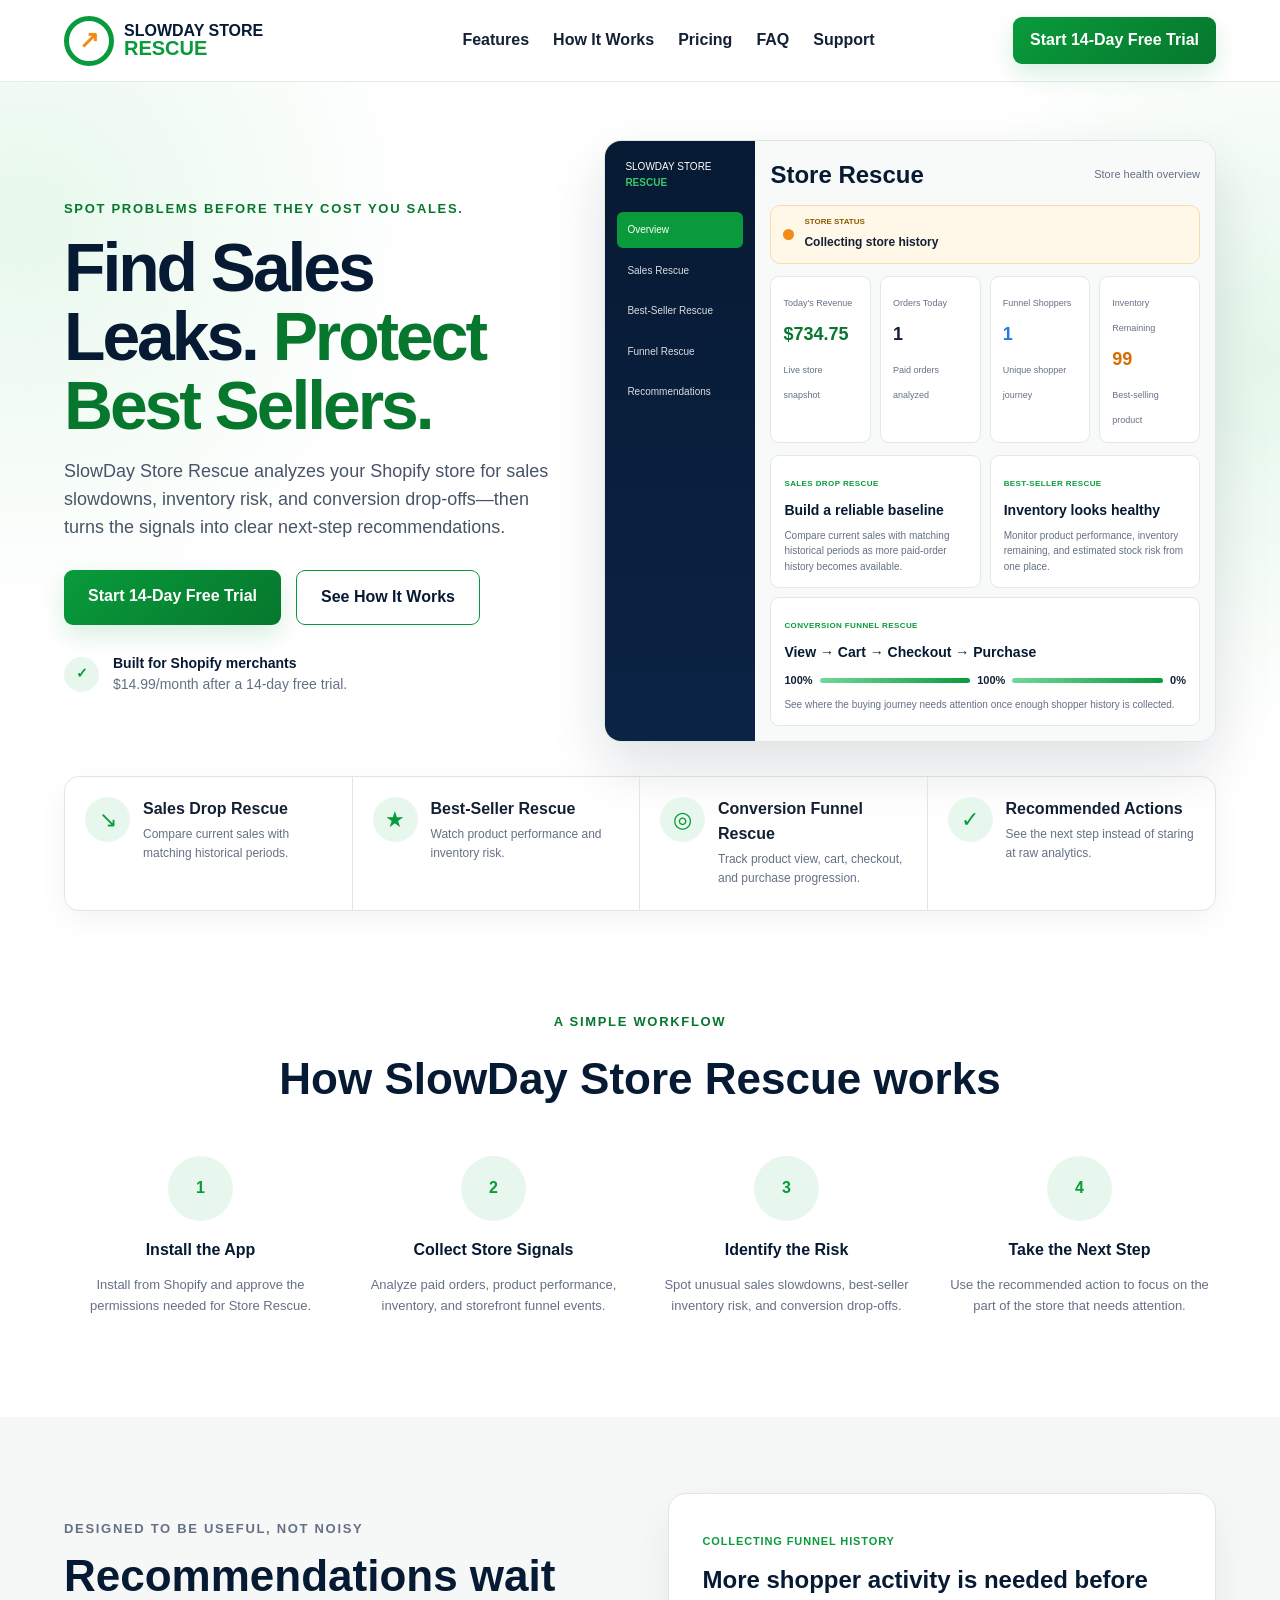
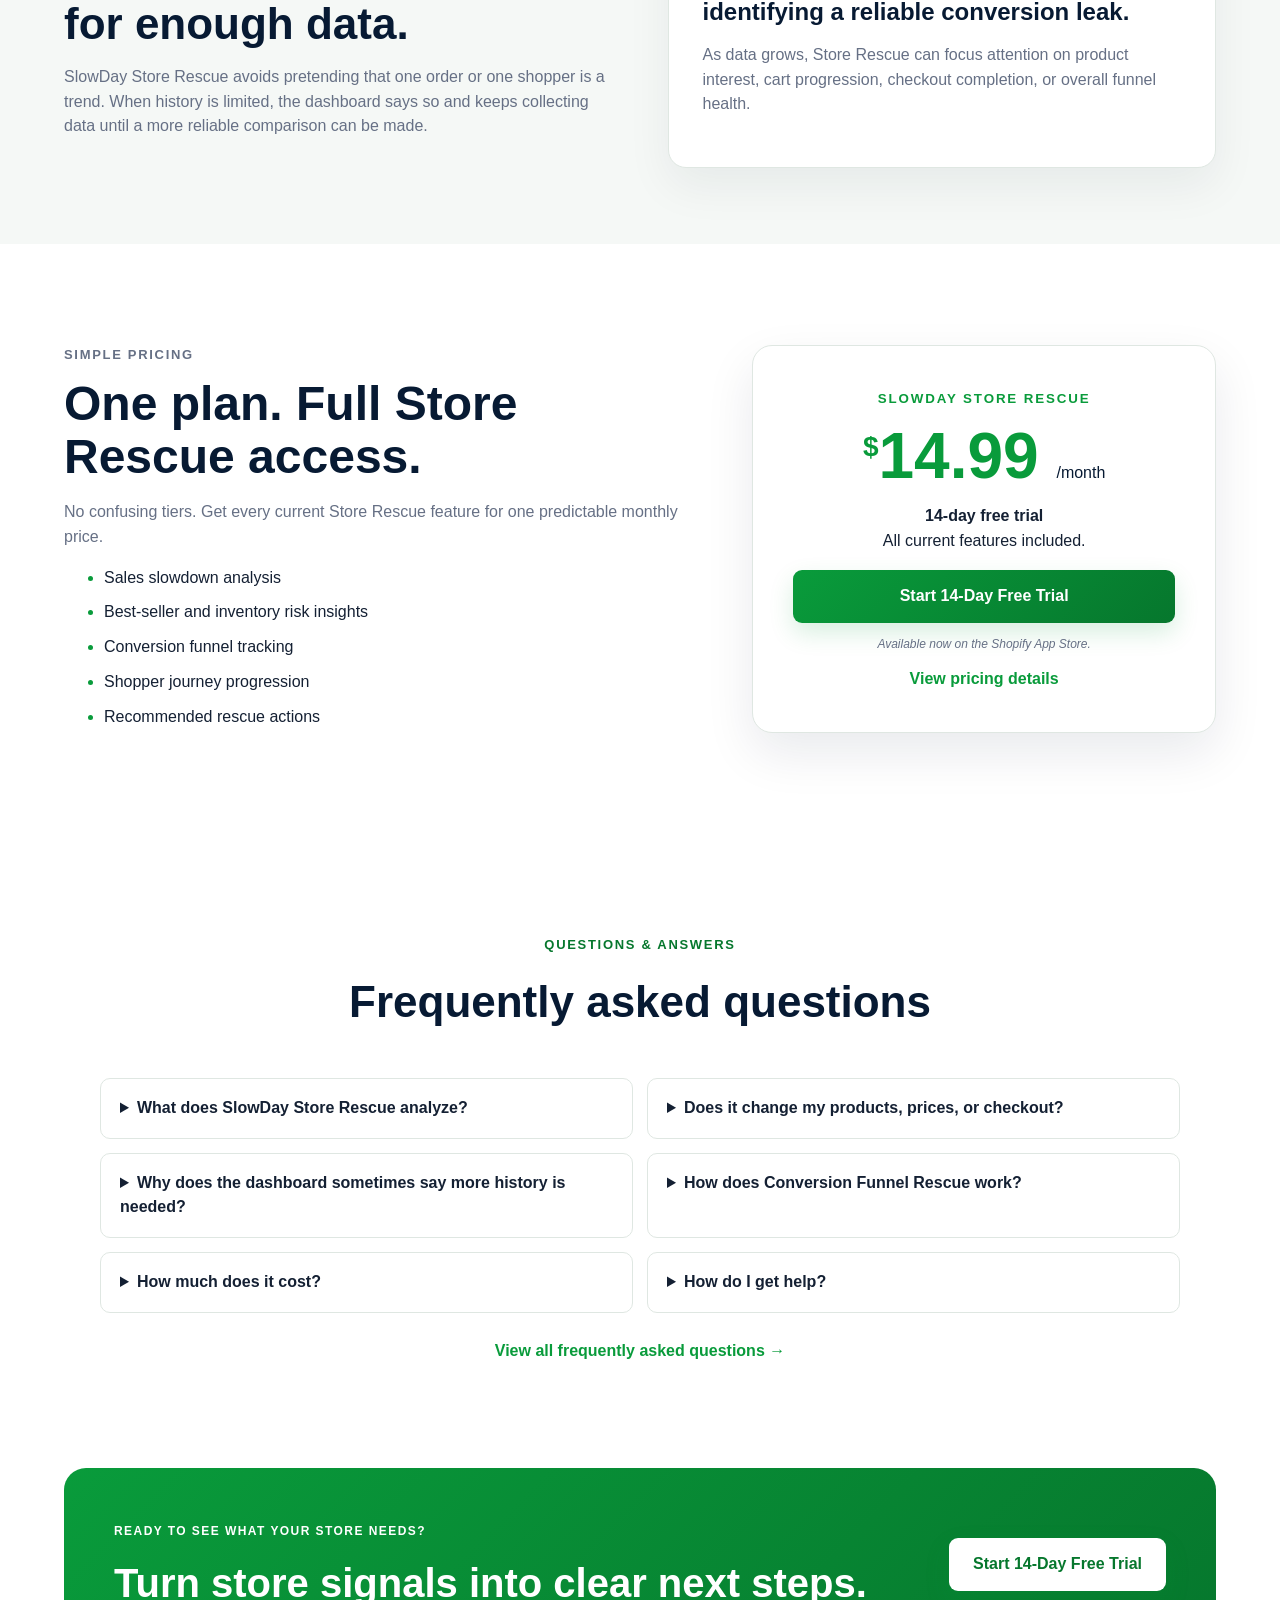
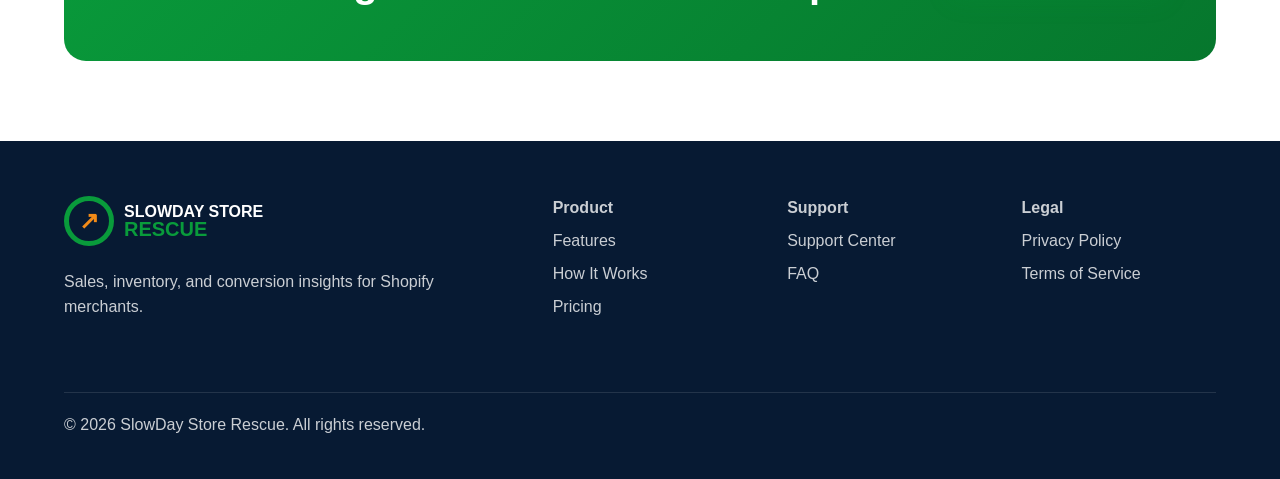
<file: index.html>
<!doctype html>
<html lang="en">
<head>
  <meta charset="utf-8">
  <meta name="viewport" content="width=device-width,initial-scale=1">
  <title>SlowDay Store Rescue | Sales, Inventory & Conversion Insights</title>
  <meta name="description" content="SlowDay Store Rescue helps Shopify merchants spot sales slowdowns, inventory risks, and conversion leaks, then see what deserves attention next.">
  <link rel="canonical" href="https://slowdayrescue.com/">
  <link rel="icon" href="favicon.svg" type="image/svg+xml">
  <link rel="stylesheet" href="styles.css">
</head>

<body>

<header class="header">
  <a class="logo" href="index.html" aria-label="SlowDay Store Rescue home">
    <span class="logo-mark">↗</span>
    <span>SLOWDAY STORE<br><b>RESCUE</b></span>
  </a>

  <button class="menu" aria-label="Open menu" aria-expanded="false">☰</button>

  <nav>
    <a href="#features">Features</a>
    <a href="#how">How It Works</a>
    <a href="pricing.html">Pricing</a>
    <a href="faq.html">FAQ</a>
    <a href="support.html">Support</a>
  </nav>

  <a
    class="btn small"
    href="https://apps.shopify.com/store-rescue"
  >
    Start 14-Day Free Trial
  </a>
</header>


<main>

<section class="hero">

  <div class="hero-copy">

    <p class="eyebrow">
      SPOT PROBLEMS BEFORE THEY COST YOU SALES.
    </p>

    <h1>
      Find Sales Leaks.
      <span>Protect Best Sellers.</span>
    </h1>

    <p class="lead">
      SlowDay Store Rescue analyzes your Shopify store for sales slowdowns,
      inventory risk, and conversion drop-offs—then turns the signals into
      clear next-step recommendations.
    </p>

    <div class="actions">
      <a
        class="btn"
        href="https://apps.shopify.com/store-rescue"
      >
        Start 14-Day Free Trial
      </a>

      <a class="btn ghost" href="#how">
        See How It Works
      </a>
    </div>

    <div class="trust-line">
      <span class="trust-dot">✓</span>

      <span>
        <strong>Built for Shopify merchants</strong><br>
        $14.99/month after a 14-day free trial.
      </span>
    </div>

  </div>


  <div
    class="dashboard"
    aria-label="Illustration of the SlowDay Store Rescue dashboard"
  >

    <aside>

      <div class="mini-logo">
        SLOWDAY STORE<br><b>RESCUE</b>
      </div>

      <a class="active">Overview</a>
      <a>Sales Rescue</a>
      <a>Best-Seller Rescue</a>
      <a>Funnel Rescue</a>
      <a>Recommendations</a>

    </aside>


    <div class="dash-main">

      <div class="dash-head">
        <h2>Store Rescue</h2>
        <span>Store health overview</span>
      </div>


      <div class="status-strip">

        <span class="status-dot"></span>

        <div>
          <small>STORE STATUS</small>
          <strong>Collecting store history</strong>
        </div>

      </div>


      <div class="metrics">

        <article>
          <small>Today's Revenue</small>
          <strong class="green">$734.75</strong>
          <em>Live store snapshot</em>
        </article>

        <article>
          <small>Orders Today</small>
          <strong>1</strong>
          <em>Paid orders analyzed</em>
        </article>

        <article>
          <small>Funnel Shoppers</small>
          <strong class="blue">1</strong>
          <em>Unique shopper journey</em>
        </article>

        <article>
          <small>Inventory Remaining</small>
          <strong class="orange">99</strong>
          <em>Best-selling product</em>
        </article>

      </div>


      <div class="rescue-grid">

        <article class="rescue-card">

          <small>SALES DROP RESCUE</small>

          <h3>Build a reliable baseline</h3>

          <p>
            Compare current sales with matching historical periods as more
            paid-order history becomes available.
          </p>

        </article>


        <article class="rescue-card">

          <small>BEST-SELLER RESCUE</small>

          <h3>Inventory looks healthy</h3>

          <p>
            Monitor product performance, inventory remaining, and estimated
            stock risk from one place.
          </p>

        </article>


        <article class="rescue-card funnel">

          <small>CONVERSION FUNNEL RESCUE</small>

          <h3>View → Cart → Checkout → Purchase</h3>

          <div class="funnel-row">
            <span>100%</span>
            <i></i>
            <span>100%</span>
            <i></i>
            <span>0%</span>
          </div>

          <p>
            See where the buying journey needs attention once enough shopper
            history is collected.
          </p>

        </article>

      </div>

    </div>

  </div>

</section>



<section class="benefits" id="features">

  <article>
    <i>↘</i>
    <div>
      <b>Sales Drop Rescue</b>
      <p>Compare current sales with matching historical periods.</p>
    </div>
  </article>

  <article>
    <i>★</i>
    <div>
      <b>Best-Seller Rescue</b>
      <p>Watch product performance and inventory risk.</p>
    </div>
  </article>

  <article>
    <i>◎</i>
    <div>
      <b>Conversion Funnel Rescue</b>
      <p>Track product view, cart, checkout, and purchase progression.</p>
    </div>
  </article>

  <article>
    <i>✓</i>
    <div>
      <b>Recommended Actions</b>
      <p>See the next step instead of staring at raw analytics.</p>
    </div>
  </article>

</section>



<section class="section" id="how">

  <p class="eyebrow center">
    A SIMPLE WORKFLOW
  </p>

  <h2 class="section-title">
    How SlowDay Store Rescue works
  </h2>


  <div class="steps four-steps">

    <article>
      <i>1</i>
      <b>Install the App</b>
      <p>
        Install from Shopify and approve the permissions needed for Store Rescue.
      </p>
    </article>

    <article>
      <i>2</i>
      <b>Collect Store Signals</b>
      <p>
        Analyze paid orders, product performance, inventory, and storefront
        funnel events.
      </p>
    </article>

    <article>
      <i>3</i>
      <b>Identify the Risk</b>
      <p>
        Spot unusual sales slowdowns, best-seller inventory risk, and
        conversion drop-offs.
      </p>
    </article>

    <article>
      <i>4</i>
      <b>Take the Next Step</b>
      <p>
        Use the recommended action to focus on the part of the store that
        needs attention.
      </p>
    </article>

  </div>

</section>



<section class="split-section">

  <div>

    <p class="eyebrow">
      DESIGNED TO BE USEFUL, NOT NOISY
    </p>

    <h2>
      Recommendations wait for enough data.
    </h2>

    <p>
      SlowDay Store Rescue avoids pretending that one order or one shopper
      is a trend. When history is limited, the dashboard says so and keeps
      collecting data until a more reliable comparison can be made.
    </p>

  </div>


  <div class="insight-card">

    <span>COLLECTING FUNNEL HISTORY</span>

    <strong>
      More shopper activity is needed before identifying a reliable
      conversion leak.
    </strong>

    <p>
      As data grows, Store Rescue can focus attention on product interest,
      cart progression, checkout completion, or overall funnel health.
    </p>

  </div>

</section>



<section class="pricing-section" id="pricing">

  <div>

    <p class="eyebrow">
      SIMPLE PRICING
    </p>

    <h2>
      One plan. Full Store Rescue access.
    </h2>

    <p>
      No confusing tiers. Get every current Store Rescue feature for one
      predictable monthly price.
    </p>

    <ul>
      <li>Sales slowdown analysis</li>
      <li>Best-seller and inventory risk insights</li>
      <li>Conversion funnel tracking</li>
      <li>Shopper journey progression</li>
      <li>Recommended rescue actions</li>
    </ul>

  </div>


  <article class="price-card">

    <small>SLOWDAY STORE RESCUE</small>

    <div>
      <sup>$</sup>14.99
      <span>/month</span>
    </div>

    <p>
      <strong>14-day free trial</strong><br>
      All current features included.
    </p>

    <a
      class="btn"
      id="installButton"
      href="https://apps.shopify.com/store-rescue"
    >
      Start 14-Day Free Trial
    </a>

    <em>
      Available now on the Shopify App Store.
    </em>

    <a class="text-link" href="pricing.html">
      View pricing details
    </a>

  </article>

</section>



<section class="section" id="faq">

  <p class="eyebrow center">
    QUESTIONS & ANSWERS
  </p>

  <h2 class="section-title">
    Frequently asked questions
  </h2>


  <div class="faqs">

    <details>
      <summary>What does SlowDay Store Rescue analyze?</summary>

      <p>
        It brings together paid-order history, product performance,
        inventory information, and storefront funnel events to surface
        sales, inventory, and conversion insights.
      </p>
    </details>


    <details>
      <summary>Does it change my products, prices, or checkout?</summary>

      <p>
        No. Store Rescue provides analysis and recommended actions.
        It does not automatically change products, inventory, pricing,
        discounts, or checkout settings.
      </p>
    </details>


    <details>
      <summary>Why does the dashboard sometimes say more history is needed?</summary>

      <p>
        Some estimates need multiple orders, selling days, or shoppers
        before a reliable conclusion can be made. Store Rescue shows a
        collection state instead of forcing an unreliable diagnosis.
      </p>
    </details>


    <details>
      <summary>How does Conversion Funnel Rescue work?</summary>

      <p>
        It measures progression from product view to cart, checkout,
        and completed purchase using a privacy-conscious hashed visitor
        key to group events from the same shopper journey.
      </p>
    </details>


    <details>
      <summary>How much does it cost?</summary>

      <p>
        SlowDay Store Rescue is $14.99 per month after a 14-day free trial.
        Billing is handled through Shopify.
      </p>
    </details>


    <details>
      <summary>How do I get help?</summary>

      <p>
        Visit the
        <a href="support.html">Support Center</a>
        or email
        <a href="mailto:support@slowdayrescue.com">
          support@slowdayrescue.com
        </a>.
      </p>
    </details>

  </div>


  <p class="center more-link">
    <a href="faq.html">
      View all frequently asked questions →
    </a>
  </p>

</section>



<section class="cta">

  <div>
    <p>READY TO SEE WHAT YOUR STORE NEEDS?</p>
    <h2>Turn store signals into clear next steps.</h2>
  </div>

  <a
    class="btn light"
    href="https://apps.shopify.com/store-rescue"
  >
    Start 14-Day Free Trial
  </a>

</section>

</main>



<footer>

  <div>

    <a
      class="logo footer-logo"
      href="index.html"
    >
      <span class="logo-mark">↗</span>

      <span>
        SLOWDAY STORE<br>
        <b>RESCUE</b>
      </span>
    </a>

    <p>
      Sales, inventory, and conversion insights for Shopify merchants.
    </p>

  </div>


  <div>
    <b>Product</b>
    <a href="#features">Features</a>
    <a href="#how">How It Works</a>
    <a href="pricing.html">Pricing</a>
  </div>


  <div>
    <b>Support</b>
    <a href="support.html">Support Center</a>
    <a href="faq.html">FAQ</a>
  </div>


  <div>
    <b>Legal</b>
    <a href="privacy.html">Privacy Policy</a>
    <a href="terms.html">Terms of Service</a>
  </div>


  <p class="copyright">
    © <span id="year"></span> SlowDay Store Rescue. All rights reserved.
  </p>

</footer>


<script src="script.js"></script>

</body>
</html>
</file>
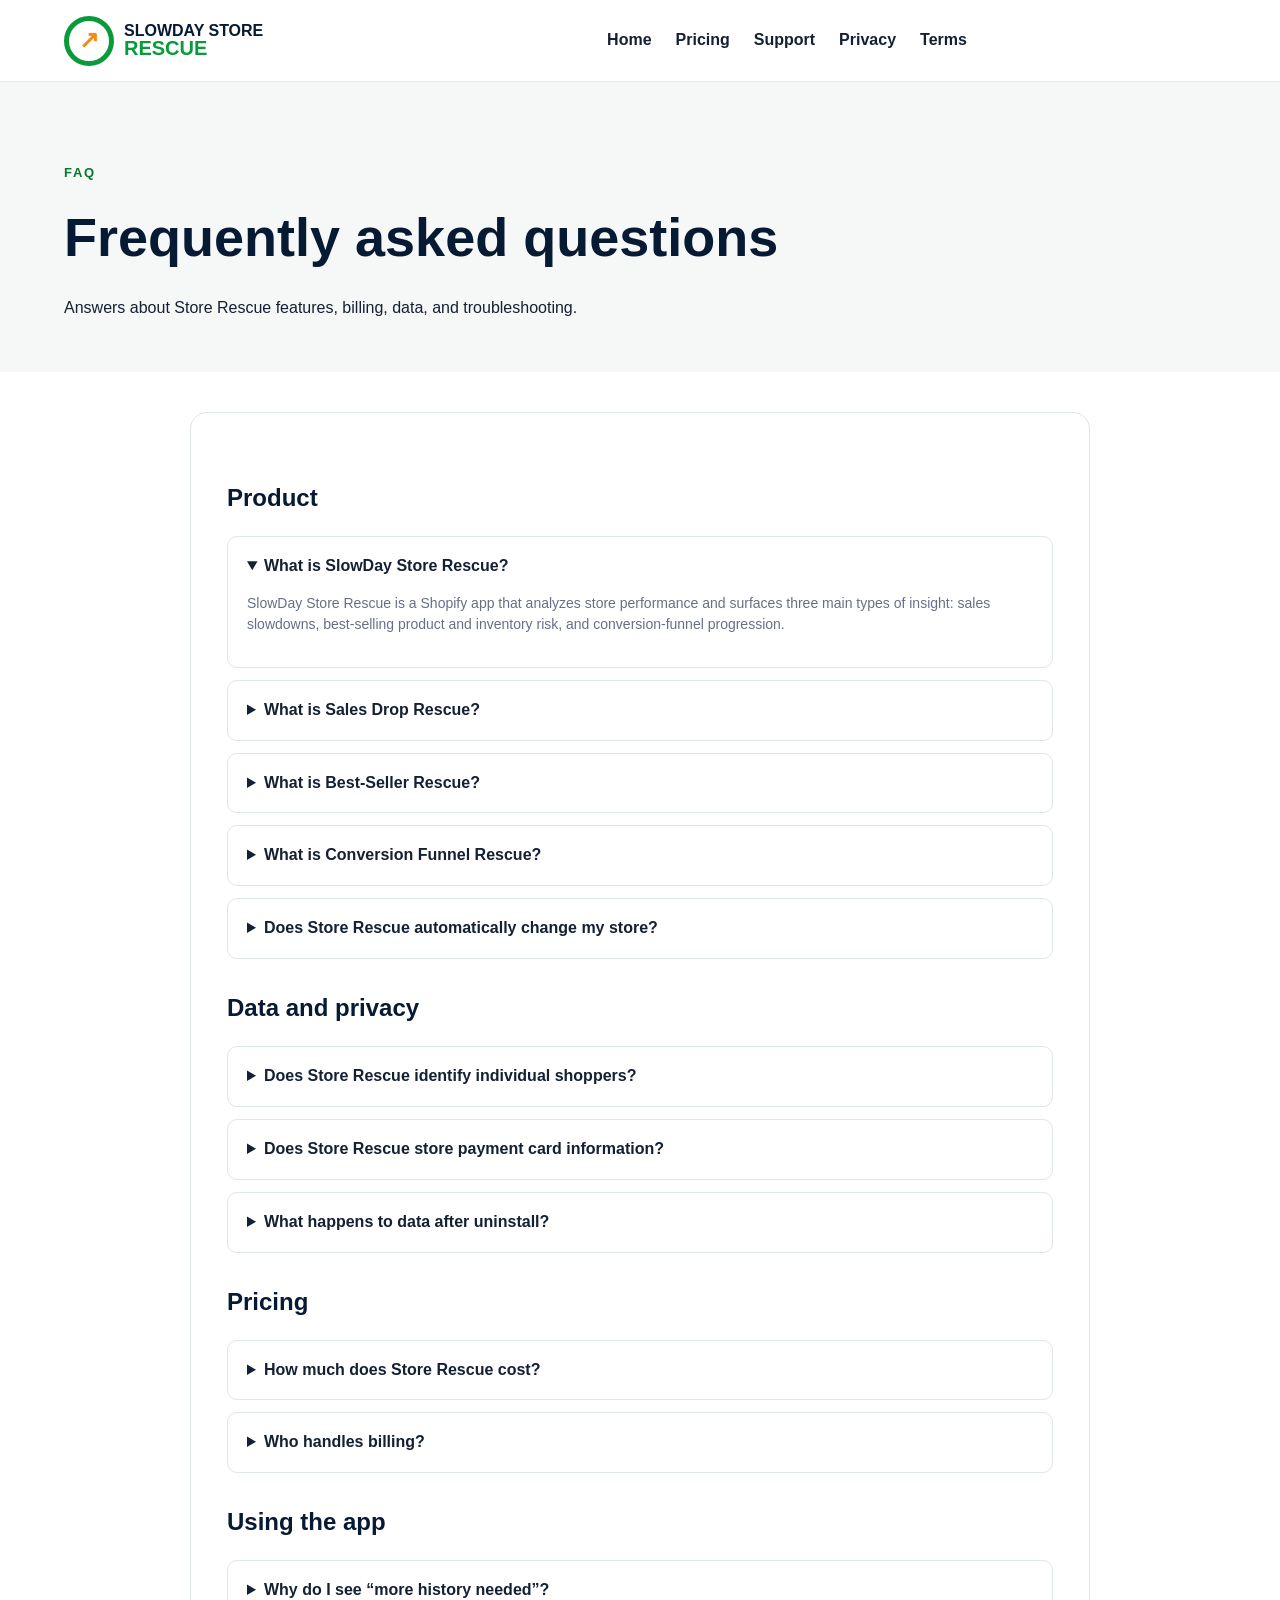
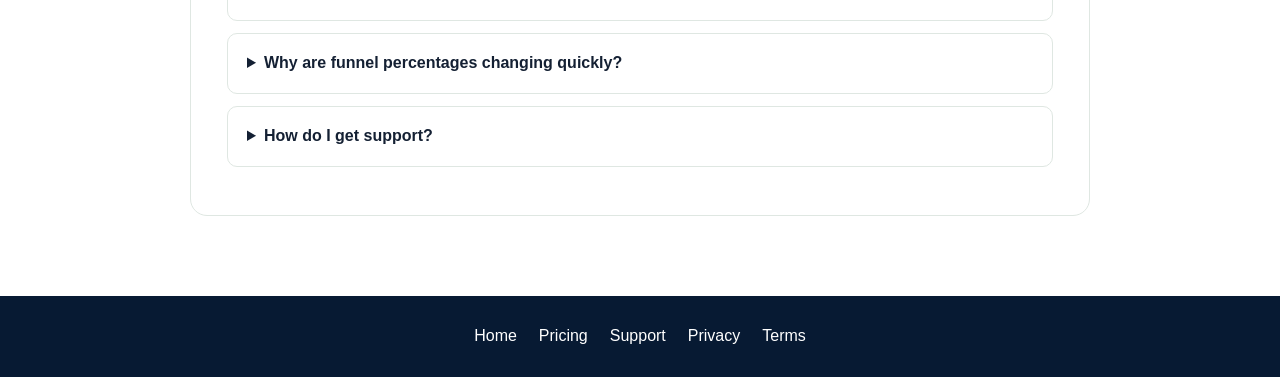
<file: faq.html>
<!doctype html>
<html lang="en">
<head><meta charset="utf-8"><meta name="viewport" content="width=device-width,initial-scale=1"><title>FAQ | SlowDay Store Rescue</title><meta name="description" content="Frequently asked questions about SlowDay Store Rescue for Shopify merchants."><link rel="canonical" href="https://slowdayrescue.com/faq.html"><link rel="icon" href="favicon.svg"><link rel="stylesheet" href="styles.css"></head>
<body>
<header class="header"><a class="logo" href="index.html"><span class="logo-mark">↗</span><span>SLOWDAY STORE<br><b>RESCUE</b></span></a><nav><a href="index.html">Home</a><a href="pricing.html">Pricing</a><a href="support.html">Support</a><a href="privacy.html">Privacy</a><a href="terms.html">Terms</a></nav></header>
<section class="legal-hero"><p class="eyebrow">FAQ</p><h1>Frequently asked questions</h1><p>Answers about Store Rescue features, billing, data, and troubleshooting.</p></section>
<main class="legal faq-page">
<h2>Product</h2>
<details open><summary>What is SlowDay Store Rescue?</summary><p>SlowDay Store Rescue is a Shopify app that analyzes store performance and surfaces three main types of insight: sales slowdowns, best-selling product and inventory risk, and conversion-funnel progression.</p></details>
<details><summary>What is Sales Drop Rescue?</summary><p>Sales Drop Rescue compares the current store day with matching historical periods. When there is not enough paid-order history for a reliable comparison, Store Rescue says so instead of forcing a diagnosis.</p></details>
<details><summary>What is Best-Seller Rescue?</summary><p>Best-Seller Rescue identifies the strongest-selling product in the analysis window and combines product sales history with inventory remaining to help the merchant understand potential inventory risk.</p></details>
<details><summary>What is Conversion Funnel Rescue?</summary><p>Conversion Funnel Rescue tracks progression from product view to cart, checkout, and completed purchase. As shopper history grows, it can highlight the stage that may deserve the most attention.</p></details>
<details><summary>Does Store Rescue automatically change my store?</summary><p>No. Store Rescue provides analysis and recommendations. It does not automatically change products, inventory quantities, prices, discounts, or checkout settings.</p></details>
<h2>Data and privacy</h2>
<details><summary>Does Store Rescue identify individual shoppers?</summary><p>The merchant dashboard is designed around aggregate funnel progression, not individual shopper identities. Store Rescue uses a one-way hashed visitor key to group storefront events from the same shopper journey and does not persist the raw Shopify client identifier in FunnelEvent records.</p></details>
<details><summary>Does Store Rescue store payment card information?</summary><p>No. Store Rescue does not store customer payment card numbers or Shopify account passwords.</p></details>
<details><summary>What happens to data after uninstall?</summary><p>Shopify privacy and compliance requests are handled through required compliance webhooks. Shop-redaction requests trigger deletion of covered funnel-event and app-session records for that shop, subject to legal retention requirements.</p></details>
<h2>Pricing</h2>
<details><summary>How much does Store Rescue cost?</summary><p>The public plan is $14.99 USD per month with a 14-day free trial, unless Shopify displays a different promotional or account-specific offer during plan selection.</p></details>
<details><summary>Who handles billing?</summary><p>Shopify handles subscription approval and recurring app billing through Shopify App Pricing.</p></details>
<h2>Using the app</h2>
<details><summary>Why do I see “more history needed”?</summary><p>Some metrics require multiple orders, selling days, or shoppers before a reliable estimate can be made. This is expected behavior for new stores, newly installed apps, or low-volume periods.</p></details>
<details><summary>Why are funnel percentages changing quickly?</summary><p>Percentages can move sharply with a very small number of tracked shoppers. Store Rescue waits for more activity before making a stronger conversion diagnosis.</p></details>
<details><summary>How do I get support?</summary><p>Email <a href="mailto:support@slowdayrescue.com">support@slowdayrescue.com</a> or visit the <a href="support.html">Support Center</a>.</p></details>
</main>
<footer class="simple-footer"><a href="index.html">Home</a><a href="pricing.html">Pricing</a><a href="support.html">Support</a><a href="privacy.html">Privacy</a><a href="terms.html">Terms</a></footer>
</body></html>
</file>
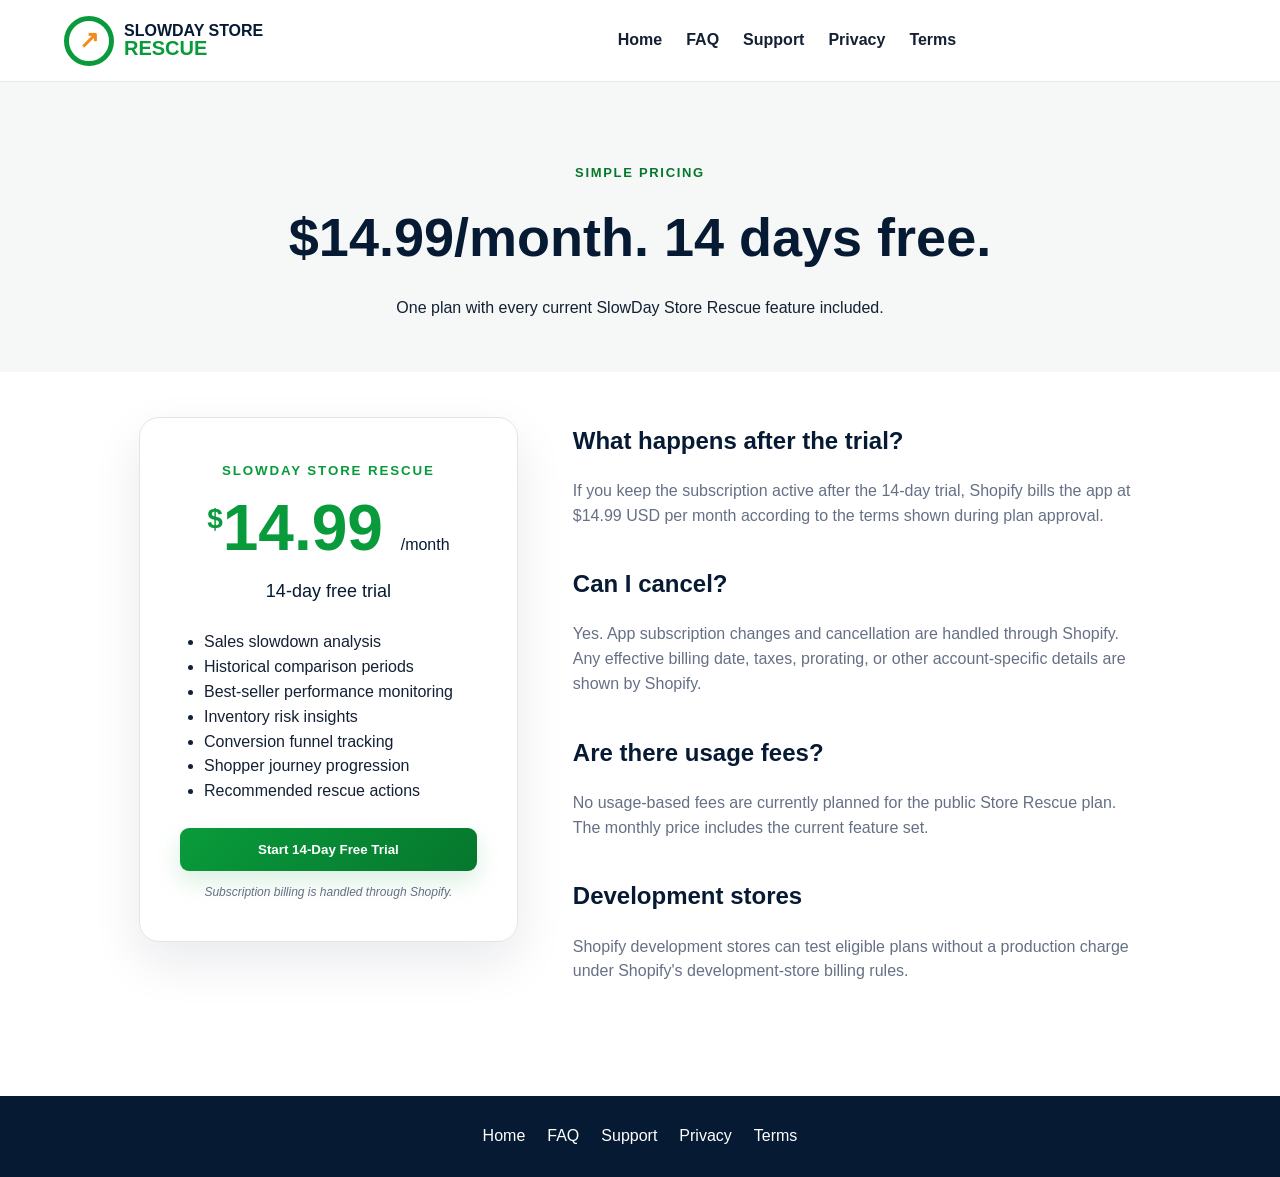
<file: pricing.html>
<!doctype html>
<html lang="en">
<head><meta charset="utf-8"><meta name="viewport" content="width=device-width,initial-scale=1"><title>Pricing | SlowDay Store Rescue</title><meta name="description" content="SlowDay Store Rescue costs $14.99 per month after a 14-day free trial. All current features are included."><link rel="canonical" href="https://slowdayrescue.com/pricing.html"><link rel="icon" href="favicon.svg"><link rel="stylesheet" href="styles.css"></head>
<body>
<header class="header"><a class="logo" href="index.html"><span class="logo-mark">↗</span><span>SLOWDAY STORE<br><b>RESCUE</b></span></a><nav><a href="index.html">Home</a><a href="faq.html">FAQ</a><a href="support.html">Support</a><a href="privacy.html">Privacy</a><a href="terms.html">Terms</a></nav></header>
<section class="legal-hero pricing-hero"><p class="eyebrow">SIMPLE PRICING</p><h1>$14.99/month. 14 days free.</h1><p>One plan with every current SlowDay Store Rescue feature included.</p></section>
<main class="pricing-page">
  <article class="price-card large-price"><small>SLOWDAY STORE RESCUE</small><div><sup>$</sup>14.99 <span>/month</span></div><p class="trial-line">14-day free trial</p><ul><li>Sales slowdown analysis</li><li>Historical comparison periods</li><li>Best-seller performance monitoring</li><li>Inventory risk insights</li><li>Conversion funnel tracking</li><li>Shopper journey progression</li><li>Recommended rescue actions</li></ul><button class="btn" id="installButton">Start 14-Day Free Trial</button><em>Subscription billing is handled through Shopify.</em></article>
  <section class="pricing-copy"><h2>What happens after the trial?</h2><p>If you keep the subscription active after the 14-day trial, Shopify bills the app at $14.99 USD per month according to the terms shown during plan approval.</p><h2>Can I cancel?</h2><p>Yes. App subscription changes and cancellation are handled through Shopify. Any effective billing date, taxes, prorating, or other account-specific details are shown by Shopify.</p><h2>Are there usage fees?</h2><p>No usage-based fees are currently planned for the public Store Rescue plan. The monthly price includes the current feature set.</p><h2>Development stores</h2><p>Shopify development stores can test eligible plans without a production charge under Shopify's development-store billing rules.</p></section>
</main>
<footer class="simple-footer"><a href="index.html">Home</a><a href="faq.html">FAQ</a><a href="support.html">Support</a><a href="privacy.html">Privacy</a><a href="terms.html">Terms</a></footer>
<script src="script.js"></script></body></html>
</file>
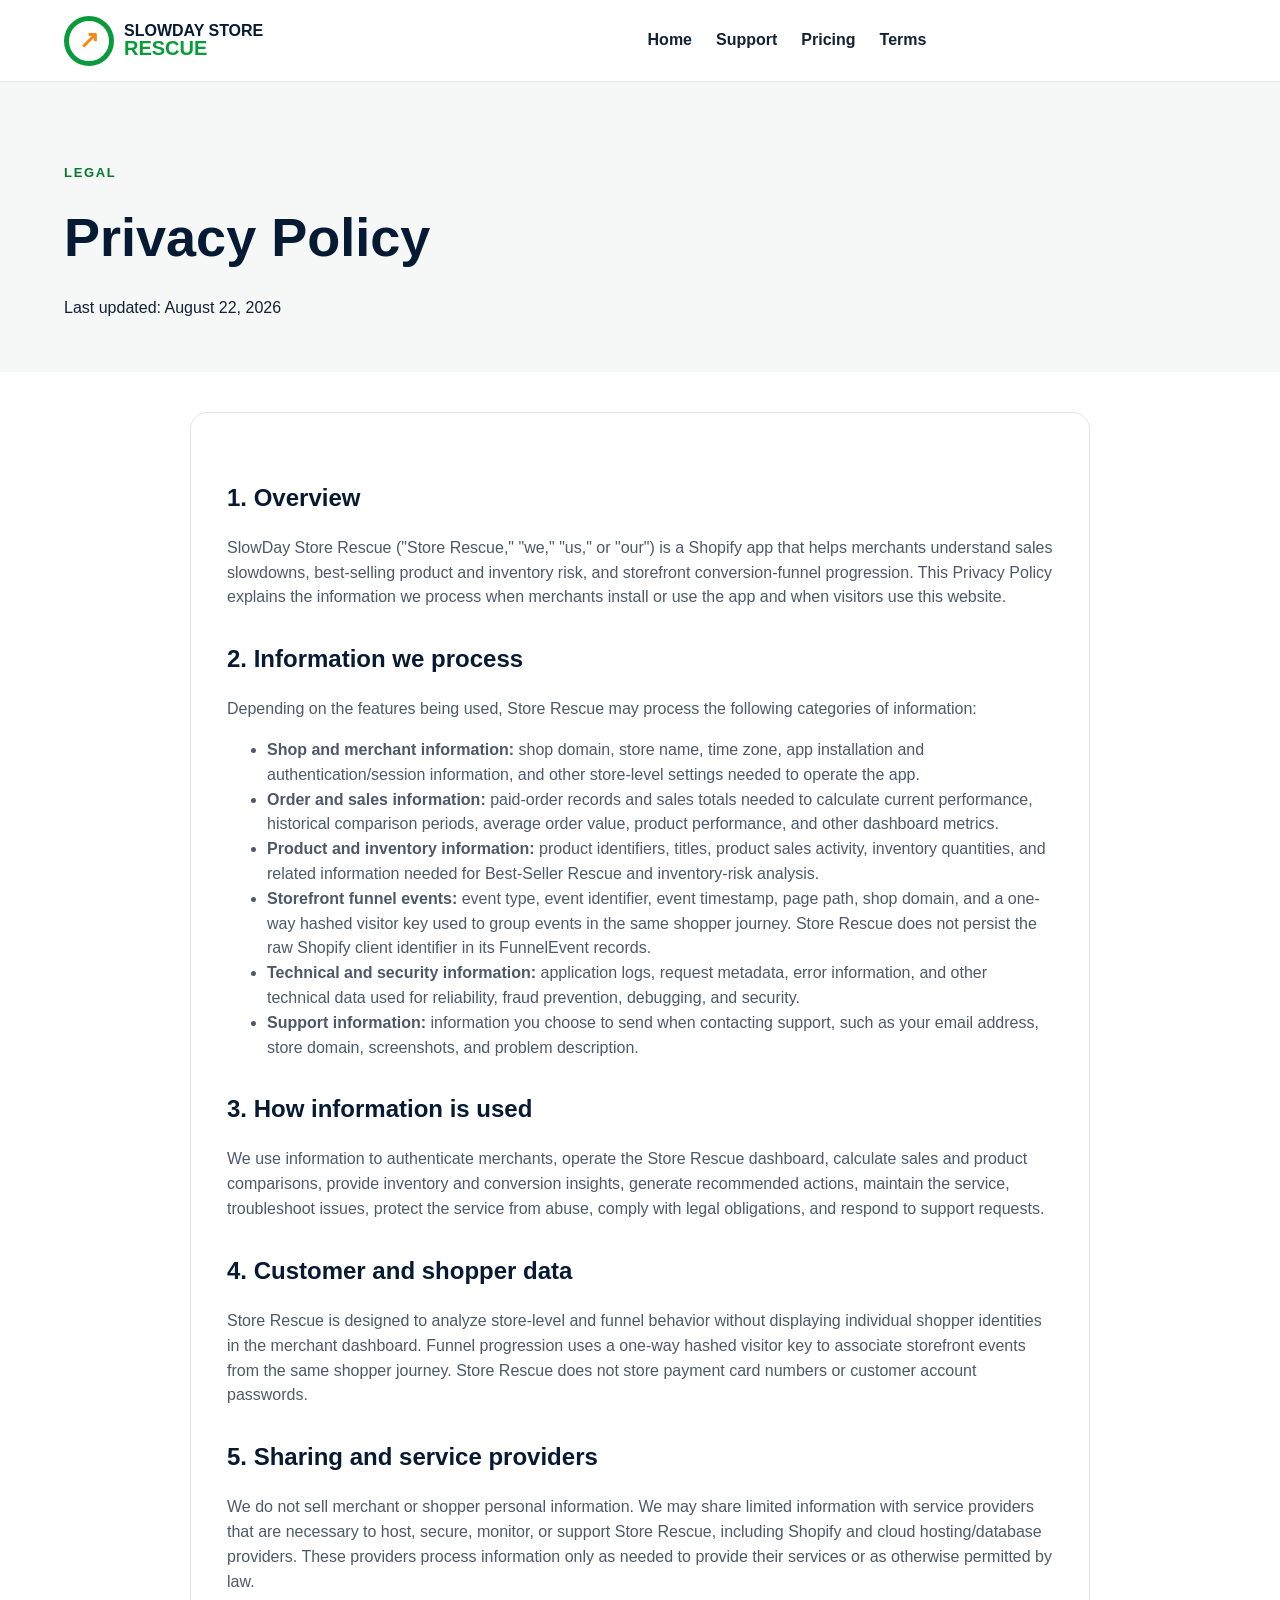
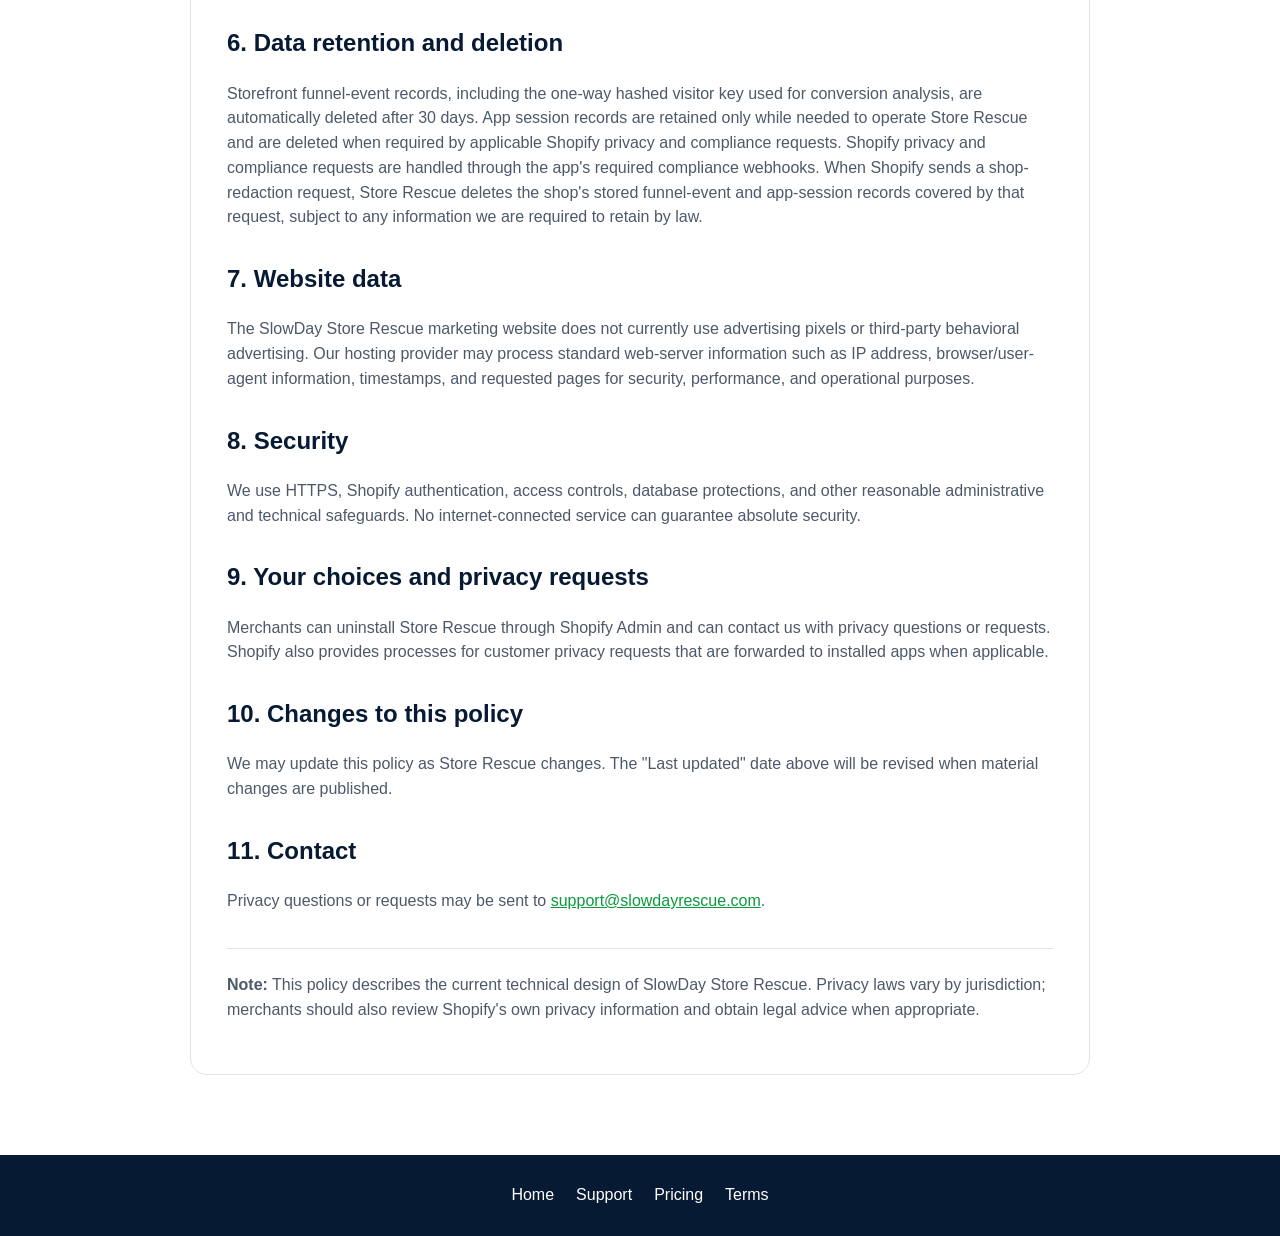
<file: privacy.html>
<!doctype html>
<html lang="en">
<head><meta charset="utf-8"><meta name="viewport" content="width=device-width,initial-scale=1"><title>Privacy Policy | SlowDay Store Rescue</title><meta name="description" content="Privacy Policy for SlowDay Store Rescue, including merchant, order, product, inventory, and funnel event data practices."><link rel="canonical" href="https://slowdayrescue.com/privacy.html"><link rel="icon" href="favicon.svg"><link rel="stylesheet" href="styles.css"></head>
<body>
<header class="header"><a class="logo" href="index.html"><span class="logo-mark">↗</span><span>SLOWDAY STORE<br><b>RESCUE</b></span></a><nav><a href="index.html">Home</a><a href="support.html">Support</a><a href="pricing.html">Pricing</a><a href="terms.html">Terms</a></nav></header>
<section class="legal-hero"><p class="eyebrow">LEGAL</p><h1>Privacy Policy</h1><p>Last updated: August 22, 2026</p></section>
<main class="legal">
<h2>1. Overview</h2><p>SlowDay Store Rescue ("Store Rescue," "we," "us," or "our") is a Shopify app that helps merchants understand sales slowdowns, best-selling product and inventory risk, and storefront conversion-funnel progression. This Privacy Policy explains the information we process when merchants install or use the app and when visitors use this website.</p>
<h2>2. Information we process</h2><p>Depending on the features being used, Store Rescue may process the following categories of information:</p><ul><li><strong>Shop and merchant information:</strong> shop domain, store name, time zone, app installation and authentication/session information, and other store-level settings needed to operate the app.</li><li><strong>Order and sales information:</strong> paid-order records and sales totals needed to calculate current performance, historical comparison periods, average order value, product performance, and other dashboard metrics.</li><li><strong>Product and inventory information:</strong> product identifiers, titles, product sales activity, inventory quantities, and related information needed for Best-Seller Rescue and inventory-risk analysis.</li><li><strong>Storefront funnel events:</strong> event type, event identifier, event timestamp, page path, shop domain, and a one-way hashed visitor key used to group events in the same shopper journey. Store Rescue does not persist the raw Shopify client identifier in its FunnelEvent records.</li><li><strong>Technical and security information:</strong> application logs, request metadata, error information, and other technical data used for reliability, fraud prevention, debugging, and security.</li><li><strong>Support information:</strong> information you choose to send when contacting support, such as your email address, store domain, screenshots, and problem description.</li></ul>
<h2>3. How information is used</h2><p>We use information to authenticate merchants, operate the Store Rescue dashboard, calculate sales and product comparisons, provide inventory and conversion insights, generate recommended actions, maintain the service, troubleshoot issues, protect the service from abuse, comply with legal obligations, and respond to support requests.</p>
<h2>4. Customer and shopper data</h2><p>Store Rescue is designed to analyze store-level and funnel behavior without displaying individual shopper identities in the merchant dashboard. Funnel progression uses a one-way hashed visitor key to associate storefront events from the same shopper journey. Store Rescue does not store payment card numbers or customer account passwords.</p>
<h2>5. Sharing and service providers</h2><p>We do not sell merchant or shopper personal information. We may share limited information with service providers that are necessary to host, secure, monitor, or support Store Rescue, including Shopify and cloud hosting/database providers. These providers process information only as needed to provide their services or as otherwise permitted by law.</p>
<h2>6. Data retention and deletion</h2><p>Storefront funnel-event records, including the one-way hashed visitor key used for conversion analysis, are automatically deleted after 30 days. App session records are retained only while needed to operate Store Rescue and are deleted when required by applicable Shopify privacy and compliance requests. Shopify privacy and compliance requests are handled through the app's required compliance webhooks. When Shopify sends a shop-redaction request, Store Rescue deletes the shop's stored funnel-event and app-session records covered by that request, subject to any information we are required to retain by law.</p>
<h2>7. Website data</h2><p>The SlowDay Store Rescue marketing website does not currently use advertising pixels or third-party behavioral advertising. Our hosting provider may process standard web-server information such as IP address, browser/user-agent information, timestamps, and requested pages for security, performance, and operational purposes.</p>
<h2>8. Security</h2><p>We use HTTPS, Shopify authentication, access controls, database protections, and other reasonable administrative and technical safeguards. No internet-connected service can guarantee absolute security.</p>
<h2>9. Your choices and privacy requests</h2><p>Merchants can uninstall Store Rescue through Shopify Admin and can contact us with privacy questions or requests. Shopify also provides processes for customer privacy requests that are forwarded to installed apps when applicable.</p>
<h2>10. Changes to this policy</h2><p>We may update this policy as Store Rescue changes. The "Last updated" date above will be revised when material changes are published.</p>
<h2>11. Contact</h2><p>Privacy questions or requests may be sent to <a href="mailto:support@slowdayrescue.com">support@slowdayrescue.com</a>.</p>
<p class="legal-note"><strong>Note:</strong> This policy describes the current technical design of SlowDay Store Rescue. Privacy laws vary by jurisdiction; merchants should also review Shopify's own privacy information and obtain legal advice when appropriate.</p>
</main>
<footer class="simple-footer"><a href="index.html">Home</a><a href="support.html">Support</a><a href="pricing.html">Pricing</a><a href="terms.html">Terms</a></footer>
</body></html>
</file>
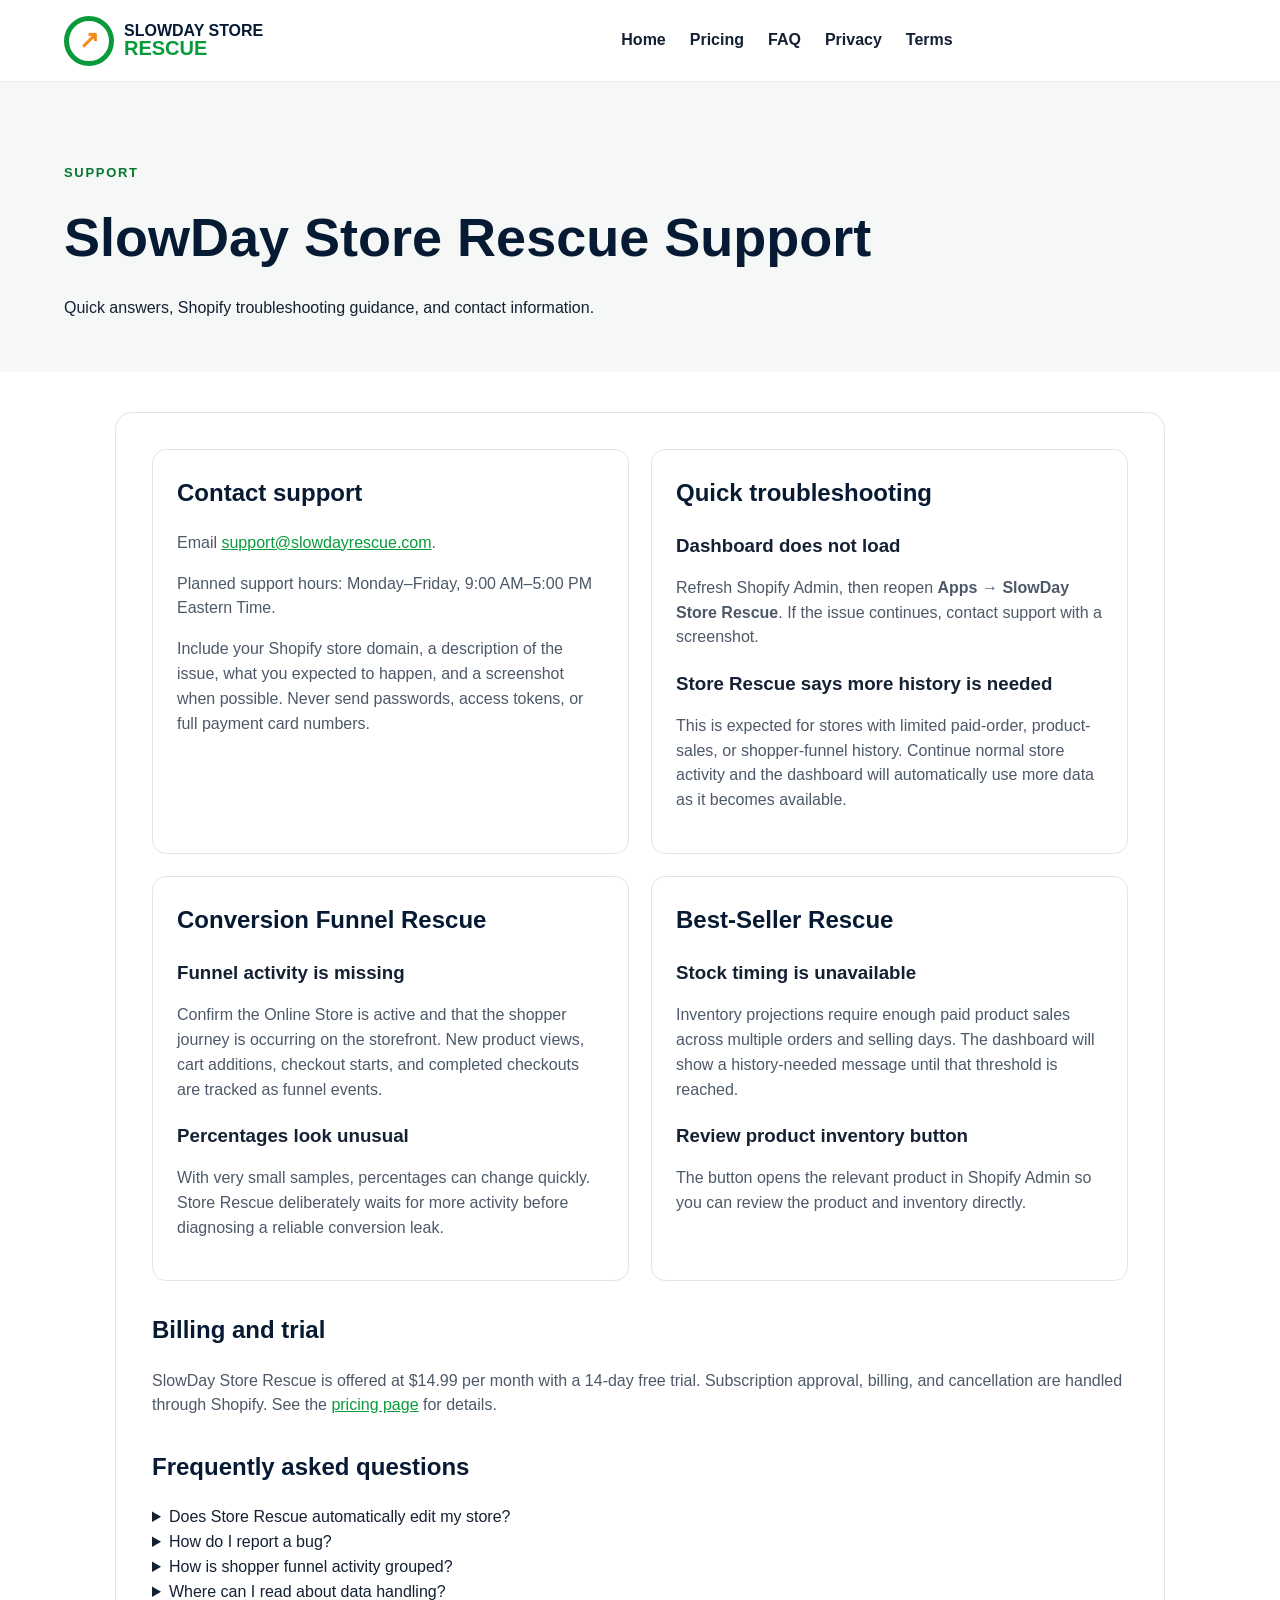
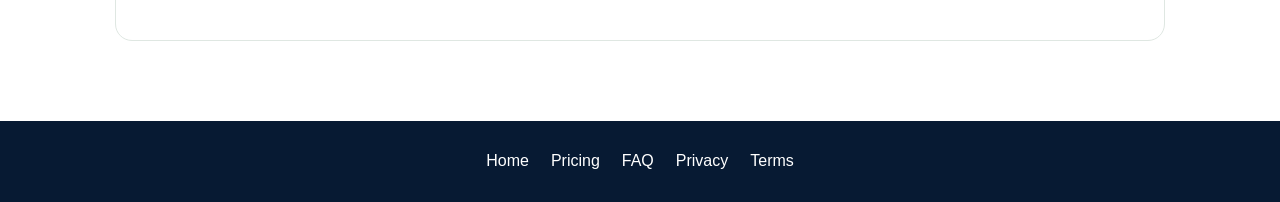
<file: support.html>
<!doctype html>
<html lang="en">
<head><meta charset="utf-8"><meta name="viewport" content="width=device-width,initial-scale=1"><title>Support | SlowDay Store Rescue</title><meta name="description" content="Support, troubleshooting, and contact information for SlowDay Store Rescue."><link rel="canonical" href="https://slowdayrescue.com/support.html"><link rel="icon" href="favicon.svg"><link rel="stylesheet" href="styles.css"></head>
<body>
<header class="header"><a class="logo" href="index.html"><span class="logo-mark">↗</span><span>SLOWDAY STORE<br><b>RESCUE</b></span></a><nav><a href="index.html">Home</a><a href="pricing.html">Pricing</a><a href="faq.html">FAQ</a><a href="privacy.html">Privacy</a><a href="terms.html">Terms</a></nav></header>
<section class="legal-hero"><p class="eyebrow">SUPPORT</p><h1>SlowDay Store Rescue Support</h1><p>Quick answers, Shopify troubleshooting guidance, and contact information.</p></section>
<main class="legal wide-legal">
  <div class="support-grid">
    <section class="support-card"><h2>Contact support</h2><p>Email <a href="mailto:support@slowdayrescue.com">support@slowdayrescue.com</a>.</p><p>Planned support hours: Monday–Friday, 9:00 AM–5:00 PM Eastern Time.</p><p>Include your Shopify store domain, a description of the issue, what you expected to happen, and a screenshot when possible. Never send passwords, access tokens, or full payment card numbers.</p></section>
    <section class="support-card"><h2>Quick troubleshooting</h2><h3>Dashboard does not load</h3><p>Refresh Shopify Admin, then reopen <strong>Apps → SlowDay Store Rescue</strong>. If the issue continues, contact support with a screenshot.</p><h3>Store Rescue says more history is needed</h3><p>This is expected for stores with limited paid-order, product-sales, or shopper-funnel history. Continue normal store activity and the dashboard will automatically use more data as it becomes available.</p></section>
  </div>
  <div class="support-grid lower-support">
    <section class="support-card"><h2>Conversion Funnel Rescue</h2><h3>Funnel activity is missing</h3><p>Confirm the Online Store is active and that the shopper journey is occurring on the storefront. New product views, cart additions, checkout starts, and completed checkouts are tracked as funnel events.</p><h3>Percentages look unusual</h3><p>With very small samples, percentages can change quickly. Store Rescue deliberately waits for more activity before diagnosing a reliable conversion leak.</p></section>
    <section class="support-card"><h2>Best-Seller Rescue</h2><h3>Stock timing is unavailable</h3><p>Inventory projections require enough paid product sales across multiple orders and selling days. The dashboard will show a history-needed message until that threshold is reached.</p><h3>Review product inventory button</h3><p>The button opens the relevant product in Shopify Admin so you can review the product and inventory directly.</p></section>
  </div>
  <h2>Billing and trial</h2><p>SlowDay Store Rescue is offered at $14.99 per month with a 14-day free trial. Subscription approval, billing, and cancellation are handled through Shopify. See the <a href="pricing.html">pricing page</a> for details.</p>
  <h2>Frequently asked questions</h2><details><summary>Does Store Rescue automatically edit my store?</summary><p>No. It provides analysis and recommendations. It does not automatically change products, prices, inventory, discounts, or checkout settings.</p></details><details><summary>How do I report a bug?</summary><p>Email the steps to reproduce the issue, expected behavior, actual behavior, your store domain, browser/device information, and a screenshot when possible.</p></details><details><summary>How is shopper funnel activity grouped?</summary><p>Store Rescue uses a one-way hashed visitor key derived from Shopify storefront event data to group funnel events from the same shopper journey without displaying the shopper's identity.</p></details><details><summary>Where can I read about data handling?</summary><p>See the <a href="privacy.html">Privacy Policy</a>.</p></details>
</main>
<footer class="simple-footer"><a href="index.html">Home</a><a href="pricing.html">Pricing</a><a href="faq.html">FAQ</a><a href="privacy.html">Privacy</a><a href="terms.html">Terms</a></footer>
</body></html>
</file>
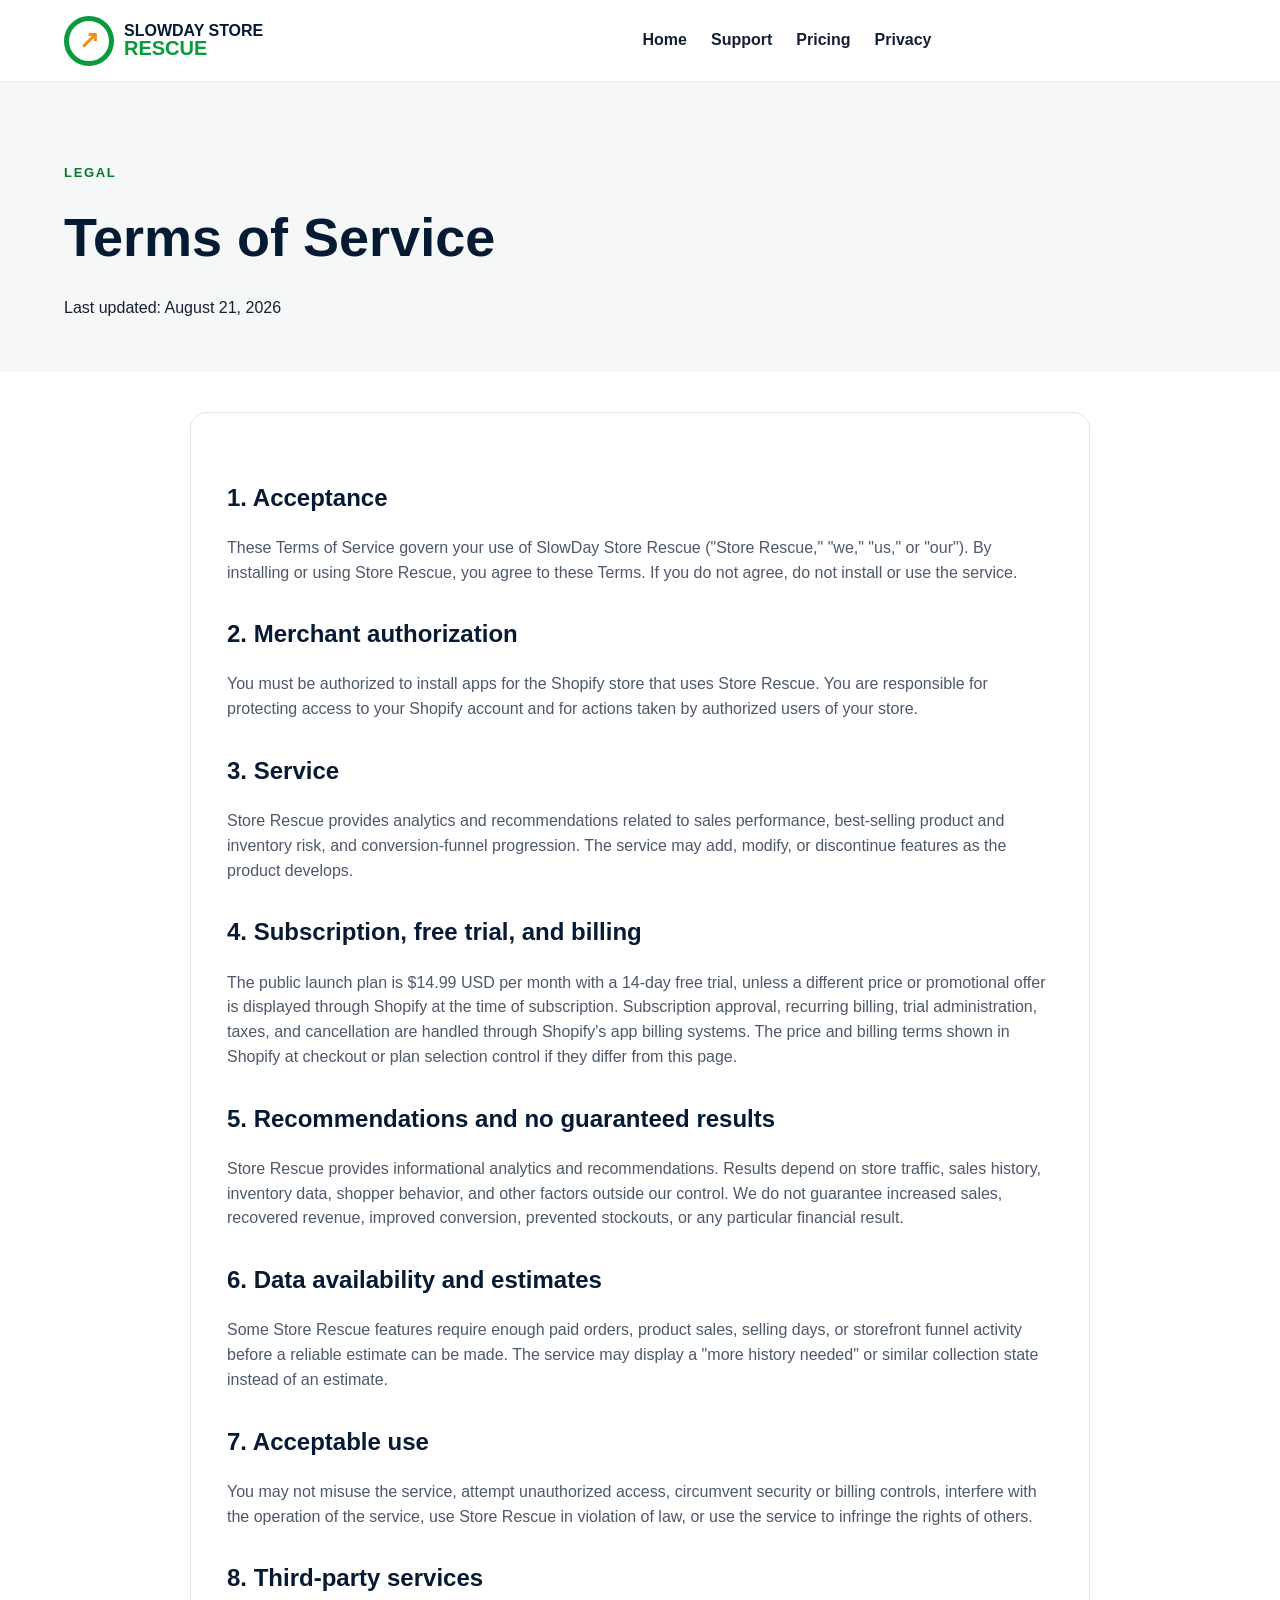
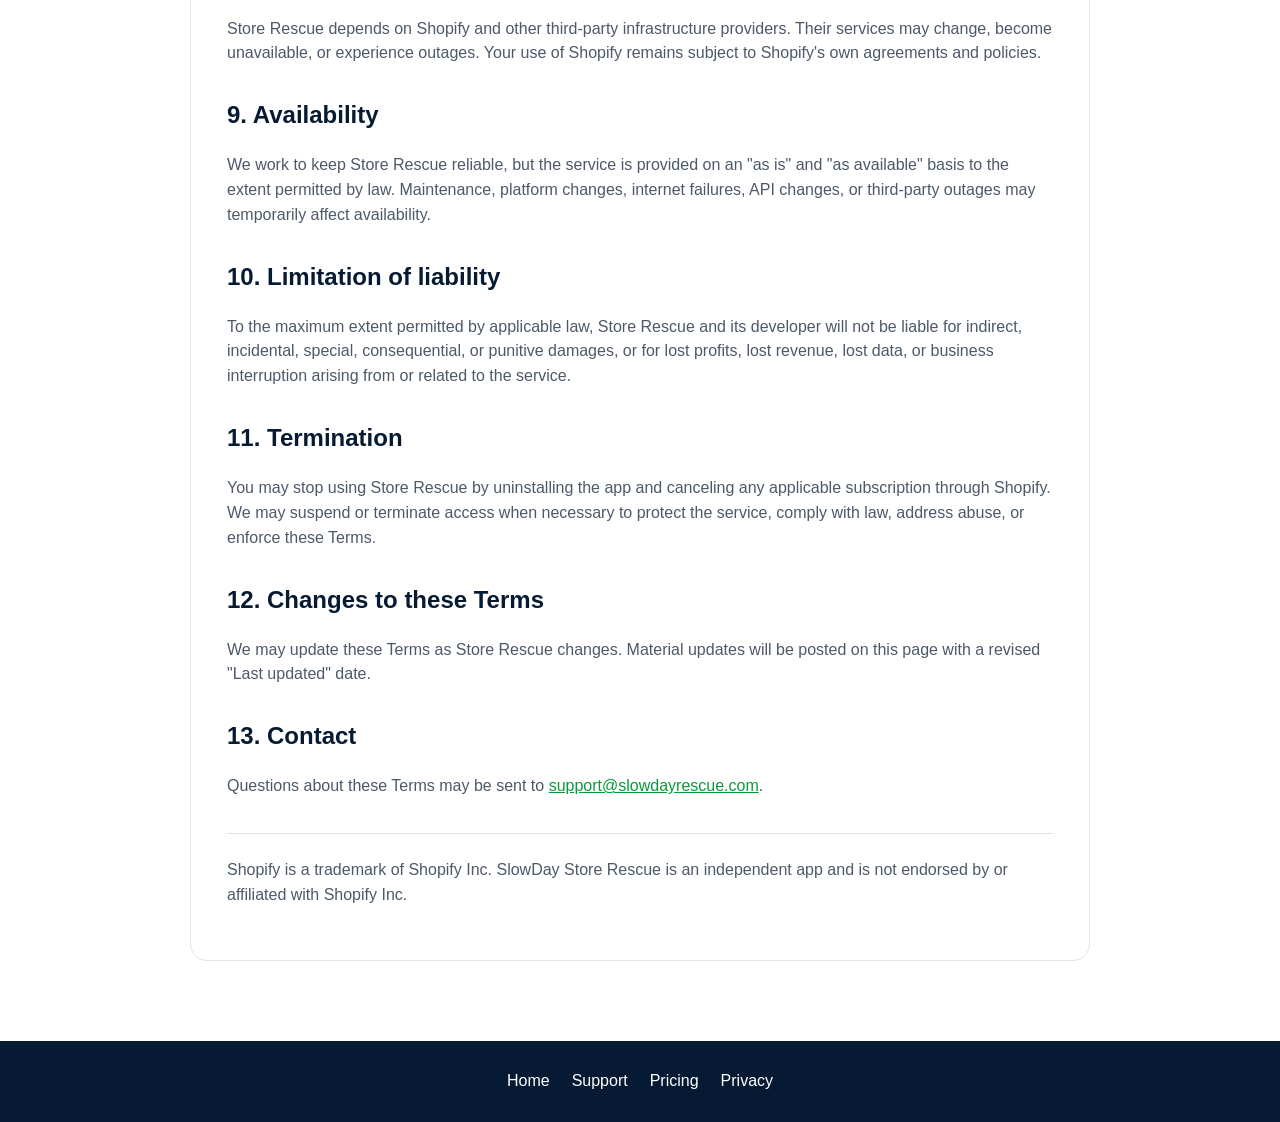
<file: terms.html>
<!doctype html>
<html lang="en">
<head><meta charset="utf-8"><meta name="viewport" content="width=device-width,initial-scale=1"><title>Terms of Service | SlowDay Store Rescue</title><meta name="description" content="Terms of Service for SlowDay Store Rescue."><link rel="canonical" href="https://slowdayrescue.com/terms.html"><link rel="icon" href="favicon.svg"><link rel="stylesheet" href="styles.css"></head>
<body>
<header class="header"><a class="logo" href="index.html"><span class="logo-mark">↗</span><span>SLOWDAY STORE<br><b>RESCUE</b></span></a><nav><a href="index.html">Home</a><a href="support.html">Support</a><a href="pricing.html">Pricing</a><a href="privacy.html">Privacy</a></nav></header>
<section class="legal-hero"><p class="eyebrow">LEGAL</p><h1>Terms of Service</h1><p>Last updated: August 21, 2026</p></section>
<main class="legal">
<h2>1. Acceptance</h2><p>These Terms of Service govern your use of SlowDay Store Rescue ("Store Rescue," "we," "us," or "our"). By installing or using Store Rescue, you agree to these Terms. If you do not agree, do not install or use the service.</p>
<h2>2. Merchant authorization</h2><p>You must be authorized to install apps for the Shopify store that uses Store Rescue. You are responsible for protecting access to your Shopify account and for actions taken by authorized users of your store.</p>
<h2>3. Service</h2><p>Store Rescue provides analytics and recommendations related to sales performance, best-selling product and inventory risk, and conversion-funnel progression. The service may add, modify, or discontinue features as the product develops.</p>
<h2>4. Subscription, free trial, and billing</h2><p>The public launch plan is $14.99 USD per month with a 14-day free trial, unless a different price or promotional offer is displayed through Shopify at the time of subscription. Subscription approval, recurring billing, trial administration, taxes, and cancellation are handled through Shopify's app billing systems. The price and billing terms shown in Shopify at checkout or plan selection control if they differ from this page.</p>
<h2>5. Recommendations and no guaranteed results</h2><p>Store Rescue provides informational analytics and recommendations. Results depend on store traffic, sales history, inventory data, shopper behavior, and other factors outside our control. We do not guarantee increased sales, recovered revenue, improved conversion, prevented stockouts, or any particular financial result.</p>
<h2>6. Data availability and estimates</h2><p>Some Store Rescue features require enough paid orders, product sales, selling days, or storefront funnel activity before a reliable estimate can be made. The service may display a "more history needed" or similar collection state instead of an estimate.</p>
<h2>7. Acceptable use</h2><p>You may not misuse the service, attempt unauthorized access, circumvent security or billing controls, interfere with the operation of the service, use Store Rescue in violation of law, or use the service to infringe the rights of others.</p>
<h2>8. Third-party services</h2><p>Store Rescue depends on Shopify and other third-party infrastructure providers. Their services may change, become unavailable, or experience outages. Your use of Shopify remains subject to Shopify's own agreements and policies.</p>
<h2>9. Availability</h2><p>We work to keep Store Rescue reliable, but the service is provided on an "as is" and "as available" basis to the extent permitted by law. Maintenance, platform changes, internet failures, API changes, or third-party outages may temporarily affect availability.</p>
<h2>10. Limitation of liability</h2><p>To the maximum extent permitted by applicable law, Store Rescue and its developer will not be liable for indirect, incidental, special, consequential, or punitive damages, or for lost profits, lost revenue, lost data, or business interruption arising from or related to the service.</p>
<h2>11. Termination</h2><p>You may stop using Store Rescue by uninstalling the app and canceling any applicable subscription through Shopify. We may suspend or terminate access when necessary to protect the service, comply with law, address abuse, or enforce these Terms.</p>
<h2>12. Changes to these Terms</h2><p>We may update these Terms as Store Rescue changes. Material updates will be posted on this page with a revised "Last updated" date.</p>
<h2>13. Contact</h2><p>Questions about these Terms may be sent to <a href="mailto:support@slowdayrescue.com">support@slowdayrescue.com</a>.</p>
<p class="legal-note">Shopify is a trademark of Shopify Inc. SlowDay Store Rescue is an independent app and is not endorsed by or affiliated with Shopify Inc.</p>
</main>
<footer class="simple-footer"><a href="index.html">Home</a><a href="support.html">Support</a><a href="pricing.html">Pricing</a><a href="privacy.html">Privacy</a></footer>
</body></html>
</file>
<file: styles.css>
:root{--green:#099b3b;--darkgreen:#06772d;--navy:#071a33;--orange:#f28b18;--blue:#2678e8;--muted:#667085;--bg:#f5f8f6;--line:#dfe7e2;--soft:#edf7f1}
*{box-sizing:border-box}html{scroll-behavior:smooth}body{margin:0;font-family:Arial,Helvetica,sans-serif;color:#142033;background:#fff;line-height:1.55}a{text-decoration:none;color:inherit}
.header{min-height:82px;display:flex;align-items:center;gap:34px;padding:0 max(5vw,24px);border-bottom:1px solid #e8ece9;position:sticky;top:0;background:#fffffff2;backdrop-filter:blur(12px);z-index:20}.logo{display:flex;align-items:center;gap:10px;font-weight:800;line-height:.95;color:var(--navy);min-width:260px}.logo b{color:var(--green);font-size:1.25em}.logo-mark{width:50px;height:50px;border:5px solid var(--green);border-radius:50%;display:grid;place-items:center;color:var(--orange);font-size:24px}.header nav{display:flex;justify-content:center;gap:24px;flex:1;font-weight:700}.header nav a:hover{color:var(--green)}.menu{display:none;background:#fff;border:1px solid var(--line);border-radius:8px;padding:8px 10px;font-size:20px}.btn{border:0;border-radius:9px;background:linear-gradient(135deg,var(--green),var(--darkgreen));color:#fff;font-weight:800;padding:14px 24px;cursor:pointer;display:inline-block;box-shadow:0 10px 25px #099b3b28;text-align:center}.btn.small{padding:11px 17px}.btn.ghost{background:#fff;color:var(--navy);border:1px solid var(--green);box-shadow:none}.btn.light{background:#fff;color:var(--darkgreen)}.text-link{display:inline-block;margin-top:14px;color:var(--green);font-weight:800}.text-link:hover{text-decoration:underline}
.hero{display:grid;grid-template-columns:.95fr 1.18fr;gap:48px;align-items:center;padding:58px max(5vw,24px) 34px;background:radial-gradient(circle at 2% 20%,#e7f8ec,transparent 29%),radial-gradient(circle at 100% 40%,#e4f7ea,transparent 28%)}.eyebrow{color:var(--darkgreen);font-size:13px;font-weight:900;letter-spacing:.13em}.hero h1{font-size:clamp(50px,5.3vw,78px);line-height:1.02;letter-spacing:-.045em;margin:12px 0;color:var(--navy)}.hero h1 span{color:var(--darkgreen)}.lead{font-size:18px;color:#485467;max-width:650px}.actions{display:flex;gap:15px;margin:28px 0}.trust-line{display:flex;gap:14px;align-items:center;color:var(--muted);font-size:14px}.trust-dot{width:35px;height:35px;border-radius:50%;display:grid;place-items:center;background:#e8f7ed;color:var(--green);font-weight:900}.trust-line strong{color:var(--navy)}
.dashboard{display:grid;grid-template-columns:150px 1fr;background:#fff;border:1px solid var(--line);border-radius:17px;overflow:hidden;box-shadow:0 25px 55px #071a3320;min-width:0}.dashboard aside{background:linear-gradient(#071a33,#0b2345);color:#fff;padding:18px 12px;display:flex;flex-direction:column;gap:5px}.mini-logo{font-size:10px;margin:0 8px 17px}.mini-logo b{color:#3bc76e}.dashboard aside a{padding:10px;border-radius:6px;font-size:10px;opacity:.85}.dashboard aside .active{background:var(--green);opacity:1}.dash-main{background:#f8faf9;padding:15px;min-width:0}.dash-head{display:flex;justify-content:space-between;align-items:center}.dash-head h2{margin:0;color:var(--navy)}.dash-head span{font-size:11px;color:var(--muted)}.status-strip{display:flex;align-items:center;gap:10px;background:#fff7e7;border:1px solid #f6ddb1;border-radius:10px;padding:10px 12px;margin:12px 0}.status-dot{width:11px;height:11px;border-radius:50%;background:var(--orange)}.status-strip small{display:block;color:#8a5b00;font-size:8px;font-weight:900}.status-strip strong{font-size:12px}.metrics{display:grid;grid-template-columns:repeat(4,1fr);gap:9px;margin:12px 0}.metrics article{background:#fff;border:1px solid #e3e9e5;border-radius:9px;padding:12px}.metrics small,.metrics em{font-size:9px;color:var(--muted);font-style:normal}.metrics strong{display:block;font-size:18px;margin:7px 0}.green{color:var(--darkgreen)}.orange{color:#d96b00}.blue{color:var(--blue)}.rescue-grid{display:grid;grid-template-columns:1fr 1fr;gap:9px}.rescue-card{background:#fff;border:1px solid #e3e9e5;border-radius:9px;padding:13px}.rescue-card small{font-size:8px;color:var(--green);font-weight:900;letter-spacing:.05em}.rescue-card h3{font-size:14px;margin:6px 0;color:var(--navy)}.rescue-card p{font-size:10px;color:var(--muted);margin:0}.rescue-card.funnel{grid-column:1/-1}.funnel-row{display:flex;align-items:center;gap:7px;font-size:11px;font-weight:900;margin:8px 0}.funnel-row i{height:5px;background:linear-gradient(90deg,#72d899,var(--green));border-radius:20px;flex:1}
.benefits{margin:0 max(5vw,24px);display:grid;grid-template-columns:repeat(4,1fr);border:1px solid var(--line);border-radius:15px;box-shadow:0 10px 30px #071a330c}.benefits article{display:flex;gap:13px;padding:20px;border-right:1px solid var(--line)}.benefits article:last-child{border:0}.benefits i{font-style:normal;flex:0 0 45px;height:45px;border-radius:50%;display:grid;place-items:center;background:#e8f7ed;color:var(--green);font-size:22px}.benefits p{margin:3px 0;color:var(--muted);font-size:12px}
.section{padding:88px max(5vw,24px)}.center{text-align:center}.section-title{text-align:center;color:var(--navy);font-size:44px;margin:4px 0 42px}.steps{display:grid;grid-template-columns:repeat(5,1fr);gap:20px}.steps.four-steps{grid-template-columns:repeat(4,1fr)}.steps article{text-align:center}.steps i{width:65px;height:65px;border-radius:50%;display:grid;place-items:center;margin:0 auto 17px;background:#e8f7ed;color:var(--green);font-style:normal;font-weight:900}.steps b{color:var(--navy)}.steps p{font-size:13px;color:var(--muted)}
.split-section{padding:76px max(5vw,24px);display:grid;grid-template-columns:1fr 1fr;gap:55px;align-items:center;background:var(--bg)}.split-section h2{font-size:44px;line-height:1.1;color:var(--navy);margin:8px 0 16px}.split-section>div>p{color:var(--muted)}.insight-card{background:#fff;border:1px solid var(--line);border-radius:18px;padding:34px;box-shadow:0 18px 45px #071a3310}.insight-card span{color:var(--green);font-size:11px;font-weight:900;letter-spacing:.08em}.insight-card strong{display:block;color:var(--navy);font-size:24px;line-height:1.3;margin:12px 0}.insight-card p{color:var(--muted)}
.pricing-section{padding:88px max(5vw,24px);display:grid;grid-template-columns:1fr .75fr;gap:70px;align-items:center;background:#fff}.pricing-section h2{font-size:48px;line-height:1.1;margin:8px 0;color:var(--navy)}.pricing-section>div>p{color:var(--muted)}.pricing-section li{margin:10px 0}.pricing-section li::marker{color:var(--green)}.price-card{background:#fff;border:1px solid var(--line);border-radius:20px;padding:40px;text-align:center;box-shadow:0 20px 50px #071a3317}.price-card>small{color:var(--green);font-weight:900;letter-spacing:.14em}.price-card>div{color:var(--green);font-size:64px;font-weight:900;line-height:1;margin:14px 0}.price-card sup{font-size:28px}.price-card span{font-size:16px;color:var(--navy);font-weight:500}.price-card .btn{width:100%}.price-card em{display:block;margin-top:12px;color:var(--muted);font-size:12px}.price-card ul{text-align:left;margin:24px auto;max-width:330px;padding-left:24px}.trial-line{font-size:18px;color:var(--navy)}
.faqs{max-width:1080px;margin:auto;display:grid;grid-template-columns:1fr 1fr;gap:14px}.faqs details,.faq-page details{border:1px solid var(--line);border-radius:10px;padding:17px 19px;background:#fff}.faqs summary,.faq-page summary{font-weight:800;cursor:pointer}.faqs p,.faq-page details p{color:var(--muted);font-size:14px}.faqs a,.more-link a{color:var(--green)}.more-link{margin-top:26px;font-weight:800}.faq-page h2{margin-top:40px}.faq-page details{margin:12px 0}
.cta{margin:0 max(5vw,24px) 80px;padding:42px 50px;border-radius:22px;background:linear-gradient(135deg,var(--green),var(--darkgreen));color:#fff;display:flex;align-items:center;justify-content:space-between}.cta p{font-size:12px;font-weight:900;letter-spacing:.12em}.cta h2{font-size:40px;margin:5px 0}
footer{background:var(--navy);color:#ffffffc9;padding:55px max(5vw,24px) 25px;display:grid;grid-template-columns:1.5fr repeat(3,.65fr);gap:40px}footer>div{display:flex;flex-direction:column;gap:8px}.footer-logo{color:#fff}.copyright{grid-column:1/-1;border-top:1px solid #ffffff1d;padding-top:20px}.simple-footer{display:flex;flex-wrap:wrap;gap:22px;justify-content:center;background:var(--navy);color:#fff;padding:28px}.simple-footer a:hover{text-decoration:underline}
.legal-hero{padding:68px max(5vw,24px) 35px;background:var(--bg)}.legal-hero h1{font-size:54px;color:var(--navy);margin:5px 0}.legal{max-width:900px;margin:40px auto 80px;padding:36px;border:1px solid var(--line);border-radius:17px}.wide-legal{max-width:1050px}.legal h2{color:var(--navy);margin-top:30px}.legal p,.legal li{color:#4d5969}.legal a{color:var(--green);text-decoration:underline}.legal-note{border-top:1px solid var(--line);padding-top:24px;margin-top:34px}.support-grid{display:grid;grid-template-columns:1fr 1fr;gap:22px}.support-card{padding:24px;border:1px solid var(--line);border-radius:14px}.support-card h2{margin-top:0}.support-card h3{margin-bottom:4px}.lower-support{margin-top:22px}.pricing-page{max-width:1050px;margin:45px auto 80px;padding:0 24px;display:grid;grid-template-columns:.8fr 1.2fr;gap:55px;align-items:start}.large-price{position:sticky;top:110px}.pricing-copy h2{color:var(--navy);margin-top:0;padding-top:5px}.pricing-copy p{color:var(--muted);margin-bottom:32px}.pricing-hero{text-align:center}
@media(max-width:1100px){.header nav{display:none;position:absolute;top:82px;left:0;right:0;background:#fff;border-bottom:1px solid var(--line);padding:18px max(5vw,24px);flex-direction:column}.header nav.open{display:flex}.menu{display:block;margin-left:auto}.hero{grid-template-columns:1fr}.benefits{grid-template-columns:1fr 1fr}.steps,.steps.four-steps{grid-template-columns:1fr 1fr}.pricing-section,.split-section{grid-template-columns:1fr}.dashboard{max-width:900px}.header{justify-content:space-between}.header .small{display:none}.pricing-page{grid-template-columns:1fr}.large-price{position:static}}
@media(max-width:700px){.hero{padding-top:35px}.hero h1{font-size:43px}.dashboard{grid-template-columns:1fr}.dashboard aside{display:none}.metrics{grid-template-columns:1fr 1fr}.benefits{grid-template-columns:1fr}.benefits article{border-right:0;border-bottom:1px solid var(--line)}.steps,.steps.four-steps{grid-template-columns:1fr}.faqs{grid-template-columns:1fr}.cta{align-items:flex-start;flex-direction:column;gap:20px}.cta h2{font-size:32px}footer{grid-template-columns:1fr 1fr}.support-grid{grid-template-columns:1fr}.rescue-grid{grid-template-columns:1fr}.rescue-card.funnel{grid-column:auto}.split-section h2{font-size:36px}.legal-hero h1{font-size:44px}}
@media(max-width:480px){.logo{min-width:0;font-size:12px}.logo-mark{width:42px;height:42px}.header{padding:0 14px}.hero,.section,.pricing-section,.split-section{padding-left:16px;padding-right:16px}.hero h1{font-size:37px}.actions{flex-direction:column}.metrics{grid-template-columns:1fr}.price-card>div{font-size:50px}.benefits,.cta{margin-left:16px;margin-right:16px}footer{grid-template-columns:1fr}.legal{margin:25px 12px 60px;padding:24px}.pricing-page{padding:0 14px}.legal-hero{padding-left:18px;padding-right:18px}}
</file>
